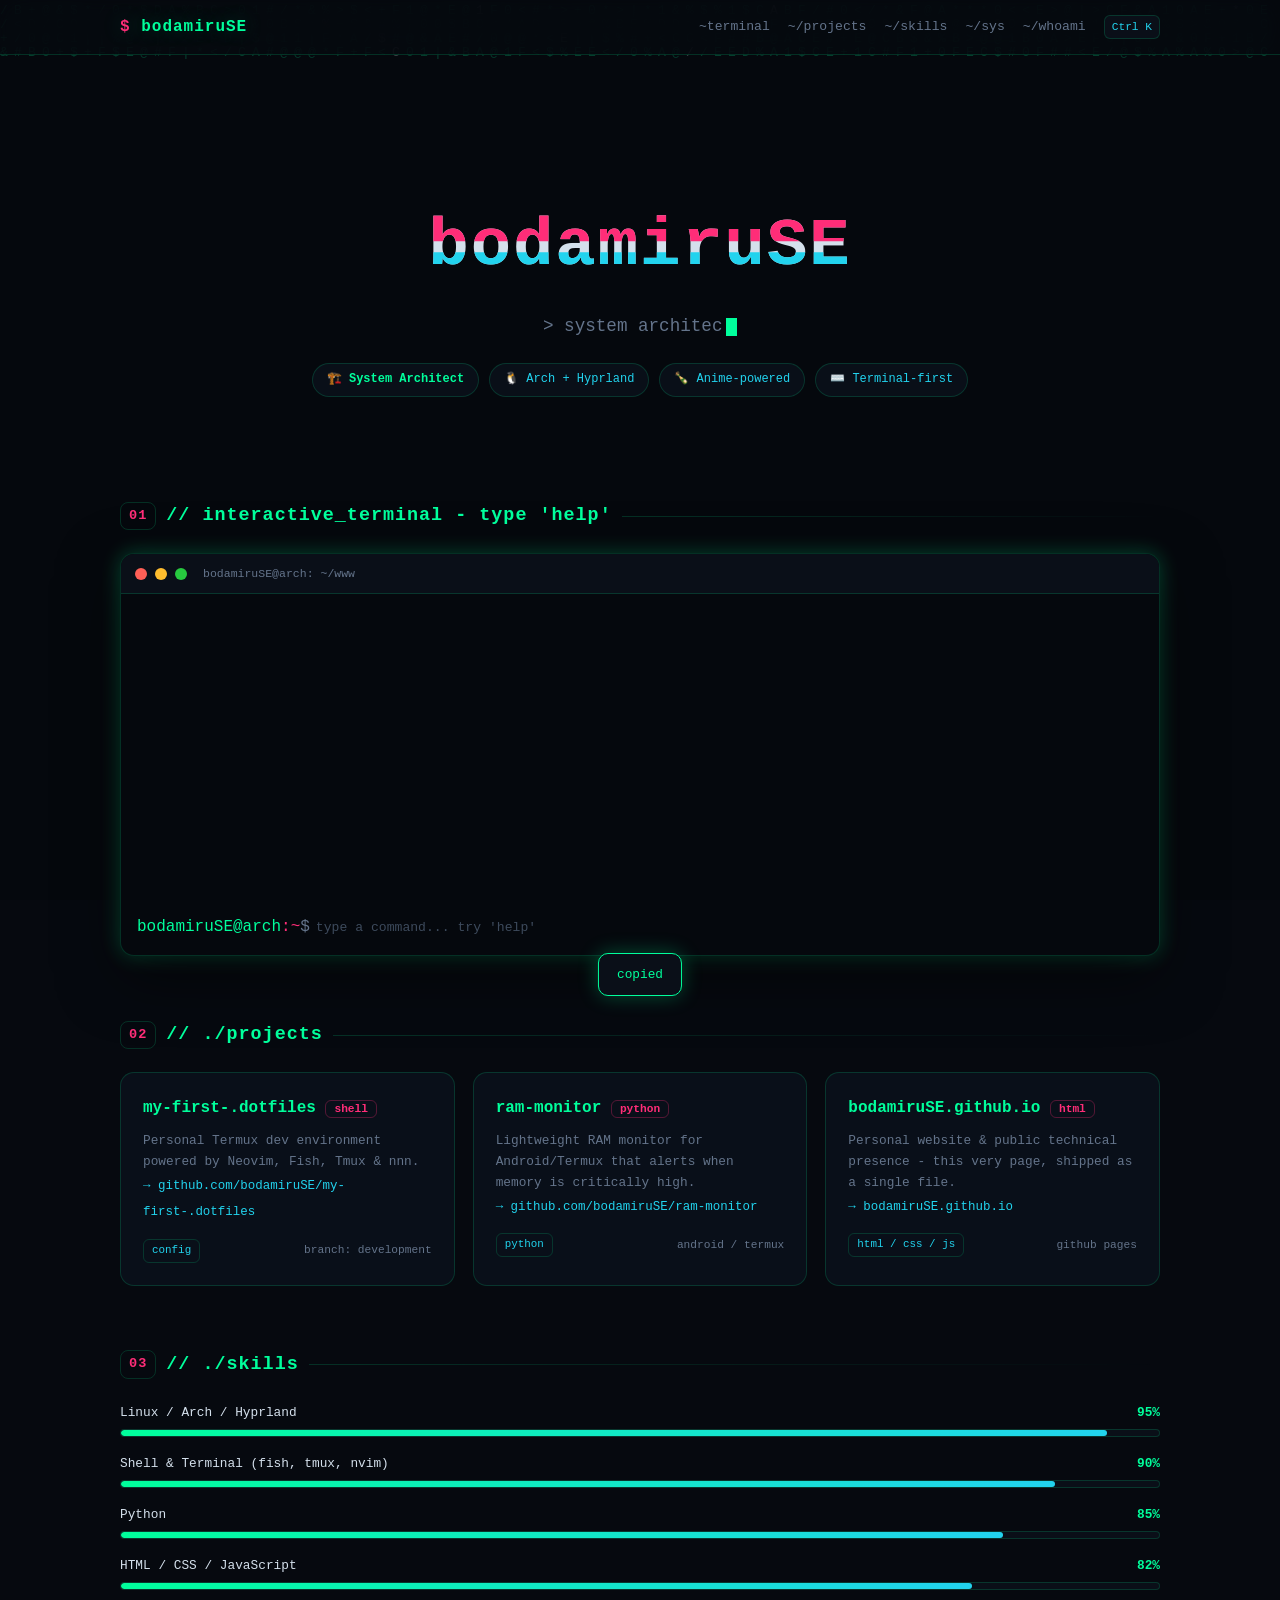
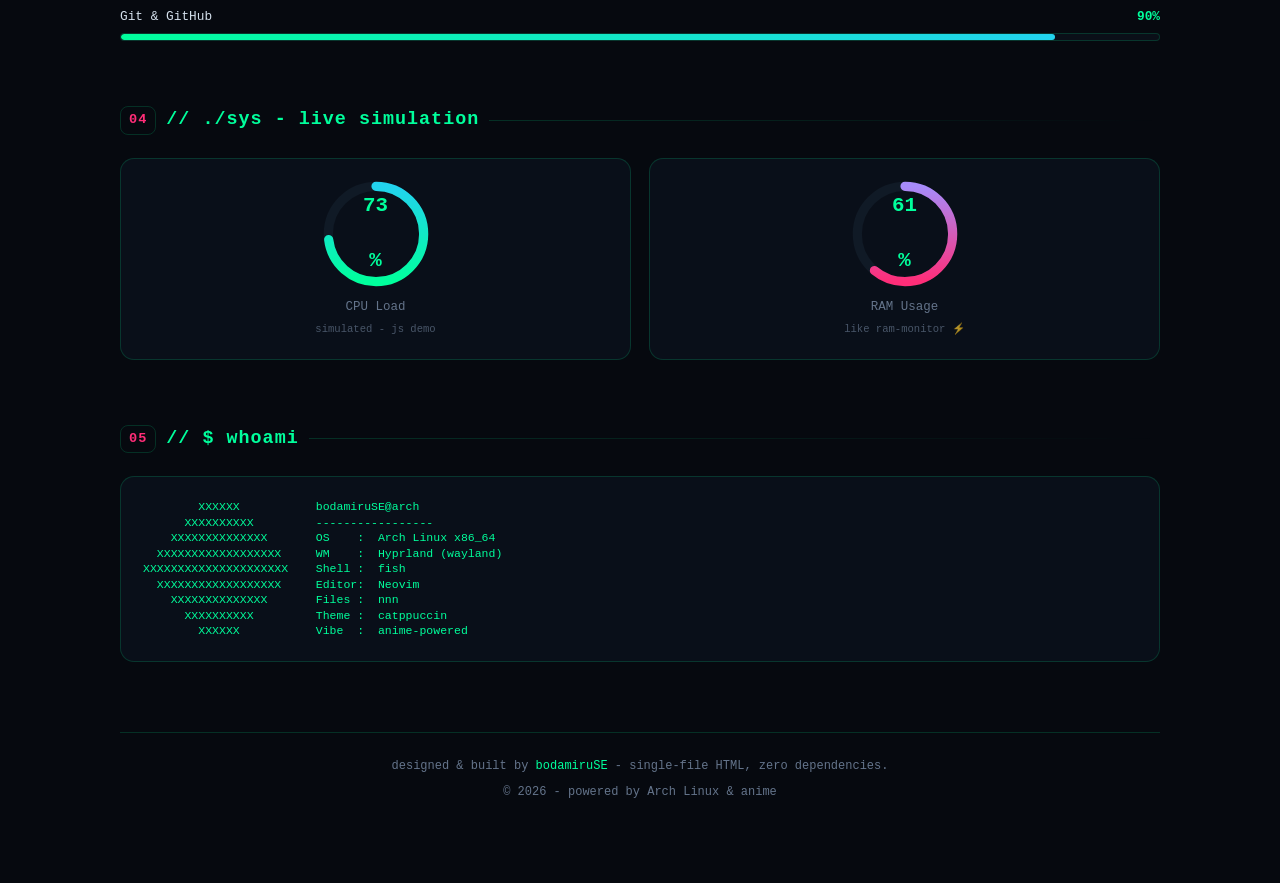
<file: index.html>
<!DOCTYPE html>
<html lang="en">
<head>
<meta charset="UTF-8" />
<meta name="viewport" content="width=device-width, initial-scale=1.0" />
<title>bodamiruSE — System Architect</title>
<meta name="description" content="Arch + Hyprland wizard. Anime-powered system architect. Terminal-first developer." />
<style>
:root{--bg:#06090f;--bg-2:#0a0f18;--panel:rgba(12,19,30,.72);--green:#00ff9c;--cyan:#22d3ee;--pink:#ff2d78;--amber:#ffb86b;--purple:#a78bfa;--text:#d4e0ec;--muted:#64748b;--border:rgba(0,255,156,.16);--glow:0 0 20px rgba(0,255,156,.28);--radius:14px}
*{margin:0;padding:0;box-sizing:border-box}
html{scroll-behavior:smooth}
body{background:var(--bg);color:var(--text);font-family:"Fira Code","Cascadia Code","JetBrains Mono",ui-monospace,Menlo,Consolas,monospace;line-height:1.65;min-height:100vh;overflow-x:hidden}
::selection{background:var(--green);color:#04120c}
::-webkit-scrollbar{width:10px}
::-webkit-scrollbar-track{background:var(--bg-2)}
::-webkit-scrollbar-thumb{background:linear-gradient(var(--green),var(--cyan));border-radius:5px}
#matrix{position:fixed;inset:0;z-index:0;opacity:.22;pointer-events:none}
.wrap{position:relative;z-index:1;max-width:1080px;margin:0 auto;padding:0 20px 80px}
header{position:sticky;top:0;z-index:50;backdrop-filter:blur(14px);background:rgba(6,9,15,.7);border-bottom:1px solid var(--border)}
.nav{max-width:1080px;margin:0 auto;padding:14px 20px;display:flex;align-items:center;gap:18px}
.brand{color:var(--green);font-weight:700;letter-spacing:1px;white-space:nowrap;text-shadow:var(--glow)}
.brand::before{content:"$ ";color:var(--pink)}
.nav a{color:var(--muted);text-decoration:none;font-size:.82rem;transition:.25s}
.nav a:hover{color:var(--green);text-shadow:var(--glow)}
.nav .spacer{flex:1}
kbd{padding:2px 7px;border:1px solid var(--border);border-radius:6px;font-size:.7rem;color:var(--cyan);background:var(--bg-2)}
.hero{padding:72px 0 40px;text-align:center}
.glitch{font-size:clamp(2.2rem,7vw,4.2rem);font-weight:800;color:var(--text);position:relative;display:inline-block;letter-spacing:2px}
.glitch::before,.glitch::after{content:attr(data-text);position:absolute;inset:0;overflow:hidden}
.glitch::before{color:var(--pink);animation:glitch1 2.8s infinite steps(2,end);clip-path:inset(0 0 55% 0)}
.glitch::after{color:var(--cyan);animation:glitch2 2.8s infinite steps(2,end);clip-path:inset(55% 0 0 0)}
@keyframes glitch1{0%,86%,100%{transform:none;opacity:0}88%{transform:translate(-3px,-2px);opacity:.9}92%{transform:translate(3px,1px);opacity:.8}}
@keyframes glitch2{0%,86%,100%{transform:none;opacity:0}90%{transform:translate(2px,2px);opacity:.9}95%{transform:translate(-2px,-1px);opacity:.7}}
.sub{color:var(--muted);margin-top:10px;font-size:clamp(.9rem,2.5vw,1.1rem)}
.cursor{display:inline-block;width:.6em;height:1.05em;background:var(--green);margin-left:4px;animation:blink 1s steps(1) infinite;vertical-align:text-bottom}
@keyframes blink{50%{opacity:0}}
.badges{display:flex;gap:10px;justify-content:center;flex-wrap:wrap;margin-top:22px}
.badge{border:1px solid var(--border);border-radius:999px;padding:6px 14px;font-size:.75rem;color:var(--cyan);background:var(--panel)}
.badge b{color:var(--green)}
section{margin-top:64px}
h2.sec{font-size:1.15rem;color:var(--green);display:flex;align-items:center;gap:10px;margin-bottom:22px;letter-spacing:1px}
h2.sec::before{content:attr(data-n);color:var(--pink);font-size:.85rem;border:1px solid var(--border);padding:2px 8px;border-radius:8px}
h2.sec::after{content:"";flex:1;height:1px;background:linear-gradient(90deg,var(--border),transparent)}
.term{background:#05080d;border:1px solid var(--border);border-radius:var(--radius);box-shadow:0 20px 60px rgba(0,0,0,.5),var(--glow);overflow:hidden}
.term-bar{display:flex;align-items:center;gap:8px;padding:10px 14px;background:var(--bg-2);border-bottom:1px solid var(--border)}
.dot{width:12px;height:12px;border-radius:50%}
.dot.r{background:#ff5f56}.dot.y{background:#ffbd2e}.dot.g{background:#27c93f}
.term-title{margin-left:8px;font-size:.72rem;color:var(--muted)}
.term-body{height:320px;overflow-y:auto;padding:14px 16px;font-size:.82rem}
.line{white-space:pre-wrap;word-break:break-word;margin-bottom:2px}
.prompt{color:var(--green)}.prompt .u{color:var(--pink)}.prompt .d{color:var(--muted)}
.out-cmd{color:var(--cyan)}.out-info{color:var(--text)}.out-ok{color:var(--green)}.out-warn{color:var(--amber)}.out-err{color:var(--pink)}.out-dim{color:var(--muted)}
.term-input{display:flex;align-items:center;gap:6px}
.term-input input{flex:1;background:transparent;border:none;outline:none;color:var(--green);font:inherit;font-size:.82rem;caret-color:var(--green)}
.term-input input::placeholder{color:#3d4a5c}
.grid{display:grid;grid-template-columns:repeat(auto-fit,minmax(280px,1fr));gap:18px}
.card{background:var(--panel);border:1px solid var(--border);border-radius:var(--radius);padding:22px;transition:.3s;position:relative;overflow:hidden}
.card:hover{transform:translateY(-5px);border-color:var(--green);box-shadow:var(--glow)}
.card h3{color:var(--green);font-size:1rem;margin-bottom:6px}
.card .lang{font-size:.7rem;color:var(--pink);border:1px solid rgba(255,45,120,.3);padding:2px 8px;border-radius:6px}
.card p{color:var(--muted);font-size:.8rem;margin-top:8px}
.card a{color:var(--cyan);font-size:.78rem;text-decoration:none}
.card a:hover{text-decoration:underline}
.card .foot{margin-top:14px;display:flex;justify-content:space-between;align-items:center;color:var(--muted);font-size:.7rem}
.tag{font-size:.68rem;border:1px solid var(--border);padding:2px 8px;border-radius:6px;color:var(--cyan)}
.skill{margin-bottom:16px}
.skill .meta{display:flex;justify-content:space-between;font-size:.8rem;margin-bottom:6px}
.skill .meta b{color:var(--green)}
.bar{height:8px;background:var(--bg-2);border:1px solid var(--border);border-radius:99px;overflow:hidden}
.bar i{display:block;height:100%;width:0;border-radius:99px;background:linear-gradient(90deg,var(--green),var(--cyan));transition:width 1.2s cubic-bezier(.2,.7,.3,1)}
.bar i.pink{background:linear-gradient(90deg,var(--pink),var(--purple))}
.gauges{display:grid;grid-template-columns:repeat(auto-fit,minmax(200px,1fr));gap:18px}
.gauge{background:var(--panel);border:1px solid var(--border);border-radius:var(--radius);padding:20px;text-align:center}
.gauge .ring{width:110px;height:110px;margin:0 auto;position:relative}
.gauge .ring svg{transform:rotate(-90deg)}
.gauge .ring .num{position:absolute;inset:0;display:grid;place-items:center;font-size:1.3rem;font-weight:700;color:var(--green)}
.gauge .lbl{color:var(--muted);font-size:.78rem;margin-top:8px}
.gauge .hint{color:var(--muted);font-size:.66rem;margin-top:4px;opacity:.7}
.ascii-wrap{background:var(--panel);border:1px solid var(--border);border-radius:var(--radius);padding:22px;overflow-x:auto}
.ascii{font-size:.72rem;color:var(--green);line-height:1.35}
.ascii .k{color:var(--pink)}.ascii .v{color:var(--cyan)}
.reveal{opacity:0;transform:translateY(26px);transition:.7s ease}
.reveal.on{opacity:1;transform:none}
footer{margin-top:70px;padding-top:24px;border-top:1px solid var(--border);text-align:center;color:var(--muted);font-size:.75rem}
footer a{color:var(--green);text-decoration:none}
footer a:hover{text-shadow:var(--glow)}
#toast{position:fixed;bottom:24px;left:50%;transform:translateX(-50%) translateY(120px);background:var(--bg-2);border:1px solid var(--green);color:var(--green);padding:10px 18px;border-radius:10px;font-size:.8rem;transition:.4s;z-index:99;box-shadow:var(--glow)}
#toast.show{transform:translateX(-50%) translateY(0)}
@media(max-width:640px){.nav a:not(.brand){display:none}.hero{padding:44px 0 20px}.ascii{font-size:.56rem}}
</style>
</head>
<body>
<canvas id="matrix"></canvas>
<header>
  <nav class="nav">
    <span class="brand">bodamiruSE</span>
    <span class="spacer"></span>
    <a href="#terminal">~terminal</a>
    <a href="#projects">~/projects</a>
    <a href="#skills">~/skills</a>
    <a href="#sys">~/sys</a>
    <a href="#about">~/whoami</a>
    <kbd>Ctrl K</kbd>
  </nav>
</header>
<div class="wrap">
  <section class="hero">
    <h1 class="glitch" data-text="bodamiruSE">bodamiruSE</h1>
    <p class="sub">&gt; <span id="type"></span><span class="cursor"></span></p>
    <div class="badges">
      <span class="badge">&#127959;&#65039; <b>System Architect</b></span>
      <span class="badge">&#128039; Arch + Hyprland</span>
      <span class="badge">&#127870; Anime-powered</span>
      <span class="badge">&#9000;&#65039; Terminal-first</span>
    </div>
  </section>

  <section id="terminal">
    <h2 class="sec" data-n="01">// interactive_terminal - type 'help'</h2>
    <div class="term">
      <div class="term-bar">
        <span class="dot r"></span><span class="dot y"></span><span class="dot g"></span>
        <span class="term-title">bodamiruSE@arch: ~/www</span>
      </div>
      <div class="term-body" id="termBody"></div>
      <div class="term-input" style="padding:0 16px 14px">
        <span class="prompt">bodamiruSE@arch<span class="u">:~</span><span class="d">$</span></span>
        <input id="termIn" type="text" placeholder="type a command... try 'help'" autocomplete="off" spellcheck="false" />
      </div>
    </div>
  </section>

  <section id="projects">
    <h2 class="sec" data-n="02">// ./projects</h2>
    <div class="grid">
      <div class="card reveal">
        <h3>my-first-.dotfiles <span class="lang">shell</span></h3>
        <p>Personal Termux dev environment powered by Neovim, Fish, Tmux &amp; nnn.</p>
        <a href="https://github.com/bodamiruSE/my-first-.dotfiles">&rarr; github.com/bodamiruSE/my-first-.dotfiles</a>
        <div class="foot"><span class="tag">config</span><span>branch: development</span></div>
      </div>
      <div class="card reveal">
        <h3>ram-monitor <span class="lang">python</span></h3>
        <p>Lightweight RAM monitor for Android/Termux that alerts when memory is critically high.</p>
        <a href="https://github.com/bodamiruSE/ram-monitor">&rarr; github.com/bodamiruSE/ram-monitor</a>
        <div class="foot"><span class="tag">python</span><span>android / termux</span></div>
      </div>
      <div class="card reveal">
        <h3>bodamiruSE.github.io <span class="lang">html</span></h3>
        <p>Personal website &amp; public technical presence - this very page, shipped as a single file.</p>
        <a href="https://bodamiruSE.github.io">&rarr; bodamiruSE.github.io</a>
        <div class="foot"><span class="tag">html / css / js</span><span>github pages</span></div>
      </div>
    </div>
  </section>

  <section id="skills">
    <h2 class="sec" data-n="03">// ./skills</h2>
    <div class="skill reveal"><div class="meta"><span>Linux / Arch / Hyprland</span><b data-p="95">95%</b></div><div class="bar"><i data-w="95%"></i></div></div>
    <div class="skill reveal"><div class="meta"><span>Shell &amp; Terminal (fish, tmux, nvim)</span><b data-p="90">90%</b></div><div class="bar"><i data-w="90%"></i></div></div>
    <div class="skill reveal"><div class="meta"><span>Python</span><b data-p="85">85%</b></div><div class="bar"><i data-w="85%"></i></div></div>
    <div class="skill reveal"><div class="meta"><span>HTML / CSS / JavaScript</span><b data-p="82">82%</b></div><div class="bar pink"><i data-w="82%"></i></div></div>
    <div class="skill reveal"><div class="meta"><span>Git &amp; GitHub</span><b data-p="90">90%</b></div><div class="bar"><i data-w="90%"></i></div></div>
  </section>

  <section id="sys">
    <h2 class="sec" data-n="04">// ./sys - live simulation</h2>
    <div class="gauges">
      <div class="gauge reveal">
        <div class="ring">
          <svg viewBox="0 0 120 120">
            <circle cx="60" cy="60" r="52" fill="none" stroke="#101a26" stroke-width="10"/>
            <circle id="ringCpu" cx="60" cy="60" r="52" fill="none" stroke="url(#grad)" stroke-width="10" stroke-linecap="round" stroke-dasharray="326.7" stroke-dashoffset="326.7"/>
            <defs><linearGradient id="grad"><stop offset="0%" stop-color="#00ff9c"/><stop offset="100%" stop-color="#22d3ee"/></linearGradient></defs>
          </svg>
          <div class="num"><span id="cpuVal">0</span>%</div>
        </div>
        <div class="lbl">CPU Load</div>
        <div class="hint">simulated - js demo</div>
      </div>
      <div class="gauge reveal">
        <div class="ring">
          <svg viewBox="0 0 120 120">
            <circle cx="60" cy="60" r="52" fill="none" stroke="#101a26" stroke-width="10"/>
            <circle id="ringRam" cx="60" cy="60" r="52" fill="none" stroke="url(#grad2)" stroke-width="10" stroke-linecap="round" stroke-dasharray="326.7" stroke-dashoffset="326.7"/>
            <defs><linearGradient id="grad2"><stop offset="0%" stop-color="#ff2d78"/><stop offset="100%" stop-color="#a78bfa"/></linearGradient></defs>
          </svg>
          <div class="num"><span id="ramVal">0</span>%</div>
        </div>
        <div class="lbl">RAM Usage</div>
        <div class="hint">like ram-monitor &#9889;</div>
      </div>
    </div>
  </section>

  <section id="about">
    <h2 class="sec" data-n="05">// $ whoami</h2>
    <div class="ascii-wrap reveal"><pre class="ascii" id="ascii"></pre></div>
  </section>

  <footer>
    <p>designed &amp; built by <a href="https://github.com/bodamiruSE">bodamiruSE</a> - single-file HTML, zero dependencies.</p>
    <p style="margin-top:6px">&copy; 2026 - powered by Arch Linux &amp; anime</p>
  </footer>
</div>
<div id="toast">copied</div>
<script>
/* ===== MATRIX RAIN ===== */
var canvas=document.getElementById('matrix'),ctx=canvas.getContext('2d');
var glyphs='01<>/|*+#$%&@ABCDEF';
var cols,drops;
function size(){canvas.width=innerWidth;canvas.height=innerHeight;cols=Math.floor(canvas.width/14);drops=Array(cols).fill(1)}
size();addEventListener('resize',size);
function rain(){ctx.fillStyle='rgba(6,9,15,.10)';ctx.fillRect(0,0,canvas.width,canvas.height);ctx.font='13px monospace';for(var i=0;i<cols;i++){ctx.fillStyle=Math.random()>.975?'#ffffff':'#00ff9c';ctx.fillText(glyphs[Math.floor(Math.random()*glyphs.length)],i*14,drops[i]*14);if(drops[i]*14>canvas.height&&Math.random()>.975)drops[i]=0;drops[i]++}requestAnimationFrame(rain)}
rain();
/* ===== TYPEWRITER ===== */
var roles=['system architect','Arch + Hyprland wizard','terminal-first developer','anime-powered coder'];
var ri=0,ci=0,del=false;
function type(){var el=document.getElementById('type');var word=roles[ri];el.textContent=del?word.slice(0,ci--):word.slice(0,ci++);var t=del?40:80;if(!del&&ci===word.length){t=1600;del=true}if(del&&ci===0){del=false;ri=(ri+1)%roles.length;t=400}setTimeout(type,t)}
type();
/* ===== INTERACTIVE TERMINAL ===== */
var termBody=document.getElementById('termBody'),termIn=document.getElementById('termIn');
var asciiArt='        XXXXXX           bodamiruSE@arch\n      XXXXXXXXXX         -----------------\n    XXXXXXXXXXXXXX       OS    :  Arch Linux x86_64\n  XXXXXXXXXXXXXXXXXX     WM    :  Hyprland (wayland)\nXXXXXXXXXXXXXXXXXXXXX    Shell :  fish\n  XXXXXXXXXXXXXXXXXX     Editor:  Neovim\n    XXXXXXXXXXXXXX       Files :  nnn\n      XXXXXXXXXX         Theme :  catppuccin\n        XXXXXX           Vibe  :  anime-powered';
document.getElementById('ascii').textContent=asciiArt;
function print(html,cls){var d=document.createElement('div');d.className='line '+(cls||'out-info');d.innerHTML=html;termBody.appendChild(d);termBody.scrollTop=termBody.scrollHeight}
function escapeHtml(s){return s.replace(/[&<>"]/g,function(c){return{'&':'&amp;','<':'&lt;','>':'&gt;','"':'&quot;'}[c]})}
function printPrompt(){var d=document.createElement('div');d.className='line prompt';d.innerHTML='bodamiruSE@arch<span class="u">:~</span><span class="d">$</span> '+escapeHtml(termIn.value);termBody.appendChild(d);termBody.scrollTop=termBody.scrollHeight}
var CMDS={
 help:function(){print('available commands:<br><span class="out-ok">help</span> . <span class="out-ok">whoami</span> . <span class="out-ok">neofetch</span> . <span class="out-ok">projects</span> . <span class="out-ok">ram</span> . <span class="out-ok">skills</span> . <span class="out-ok">social</span> . <span class="out-ok">date</span> . <span class="out-ok">echo</span> &lt;text&gt; . <span class="out-ok">clear</span> . <span class="out-ok">sudo</span> . <span class="out-ok">exit</span>')},
 whoami:function(){print('Anime-powered system architect. Builder of terminal workflows. Arch + Hyprland by heart.','out-info')},
 neofetch:function(){print(asciiArt.replace(/X/g,' '),'out-ok')},
 projects:function(){print('<span class="out-ok">my-first-.dotfiles</span>   Termux dev env (nvim + fish + tmux + nnn)<br><span class="out-ok">ram-monitor</span>        Python RAM watcher for Android/Termux<br><span class="out-ok">bodamiruSE.github.io</span> personal site - this page')},
 ram:function(){var r=Math.floor(30+Math.random()*60);print('used '+r+'%   cached 8%   free '+(100-r-8)+'%',r>80?'out-warn':'out-ok');print('status: '+(r>80?'high - check ram-monitor!':'all good'),r>80?'out-warn':'out-ok')},
 skills:function(){print('linux <span class="out-ok">95%</span> . shell <span class="out-ok">90%</span> . python <span class="out-ok">85%</span> . web <span class="out-ok">82%</span> . git <span class="out-ok">90%</span>')},
 social:function(){print('github - https://github.com/bodamiruSE')},
 date:function(){print(new Date().toString(),'out-dim')},
 echo:function(a){print(a||'','out-info')},
 sudo:function(){print('nice try. you are not in the sudoers list.','out-err')},
 exit:function(){print('you can never exit the terminal. it is part of you now.','out-warn')}
};
function run(cmd){var parts=cmd.trim().split(/\s+/);var c=parts[0]||'';var arg=parts.slice(1).join(' ');if(!cmd.trim())return;printPrompt();if(CMDS[c])CMDS[c](arg);else if(c==='clear'){termBody.innerHTML='';return}else print('command not found: '+escapeHtml(c)+' - try <span class="out-ok">help</span>','out-err')}
termIn.addEventListener('keydown',function(e){if(e.key==='Enter'){run(termIn.value);termIn.value=''}});
window.addEventListener('keydown',function(e){if(e.key==='k'&&(e.ctrlKey||e.metaKey)){e.preventDefault();termIn.focus();termIn.value='';termIn.select()}if(e.key==='Escape')termIn.blur()});
/* ===== REVEAL ON SCROLL ===== */
var io=new IntersectionObserver(function(es){es.forEach(function(e){if(e.isIntersecting){e.target.classList.add('on');e.target.querySelectorAll('i[data-w]').forEach(function(i){i.style.width=i.dataset.w});io.unobserve(e.target)}})},{threshold:.15});
document.querySelectorAll('.reveal').forEach(function(el){io.observe(el)});
/* ===== LIVE GAUGES ===== */
var RING=326.7,cpuVal=document.getElementById('cpuVal'),ramVal=document.getElementById('ramVal'),ringCpu=document.getElementById('ringCpu'),ringRam=document.getElementById('ringRam');
function setGauge(ring,val,el){el.textContent=val;ring.style.strokeDashoffset=RING-(RING*val/100)}
setInterval(function(){setGauge(ringCpu,Math.floor(15+Math.random()*70),cpuVal);setGauge(ringRam,Math.floor(30+Math.random()*55),ramVal)},1600);
/* ===== TOAST ===== */
var toast=document.getElementById('toast');
function showToast(t){toast.textContent=t||'copied';toast.classList.add('show');setTimeout(function(){toast.classList.remove('show')},1600)}
document.querySelectorAll('a').forEach(function(a){a.addEventListener('click',function(e){if(a.href&&a.href.indexOf(location.origin)===0){e.preventDefault();if(navigator.clipboard){navigator.clipboard.writeText(a.href).then(function(){showToast('link copied')})}}})});
</script>
</body>
</html>
</file>
